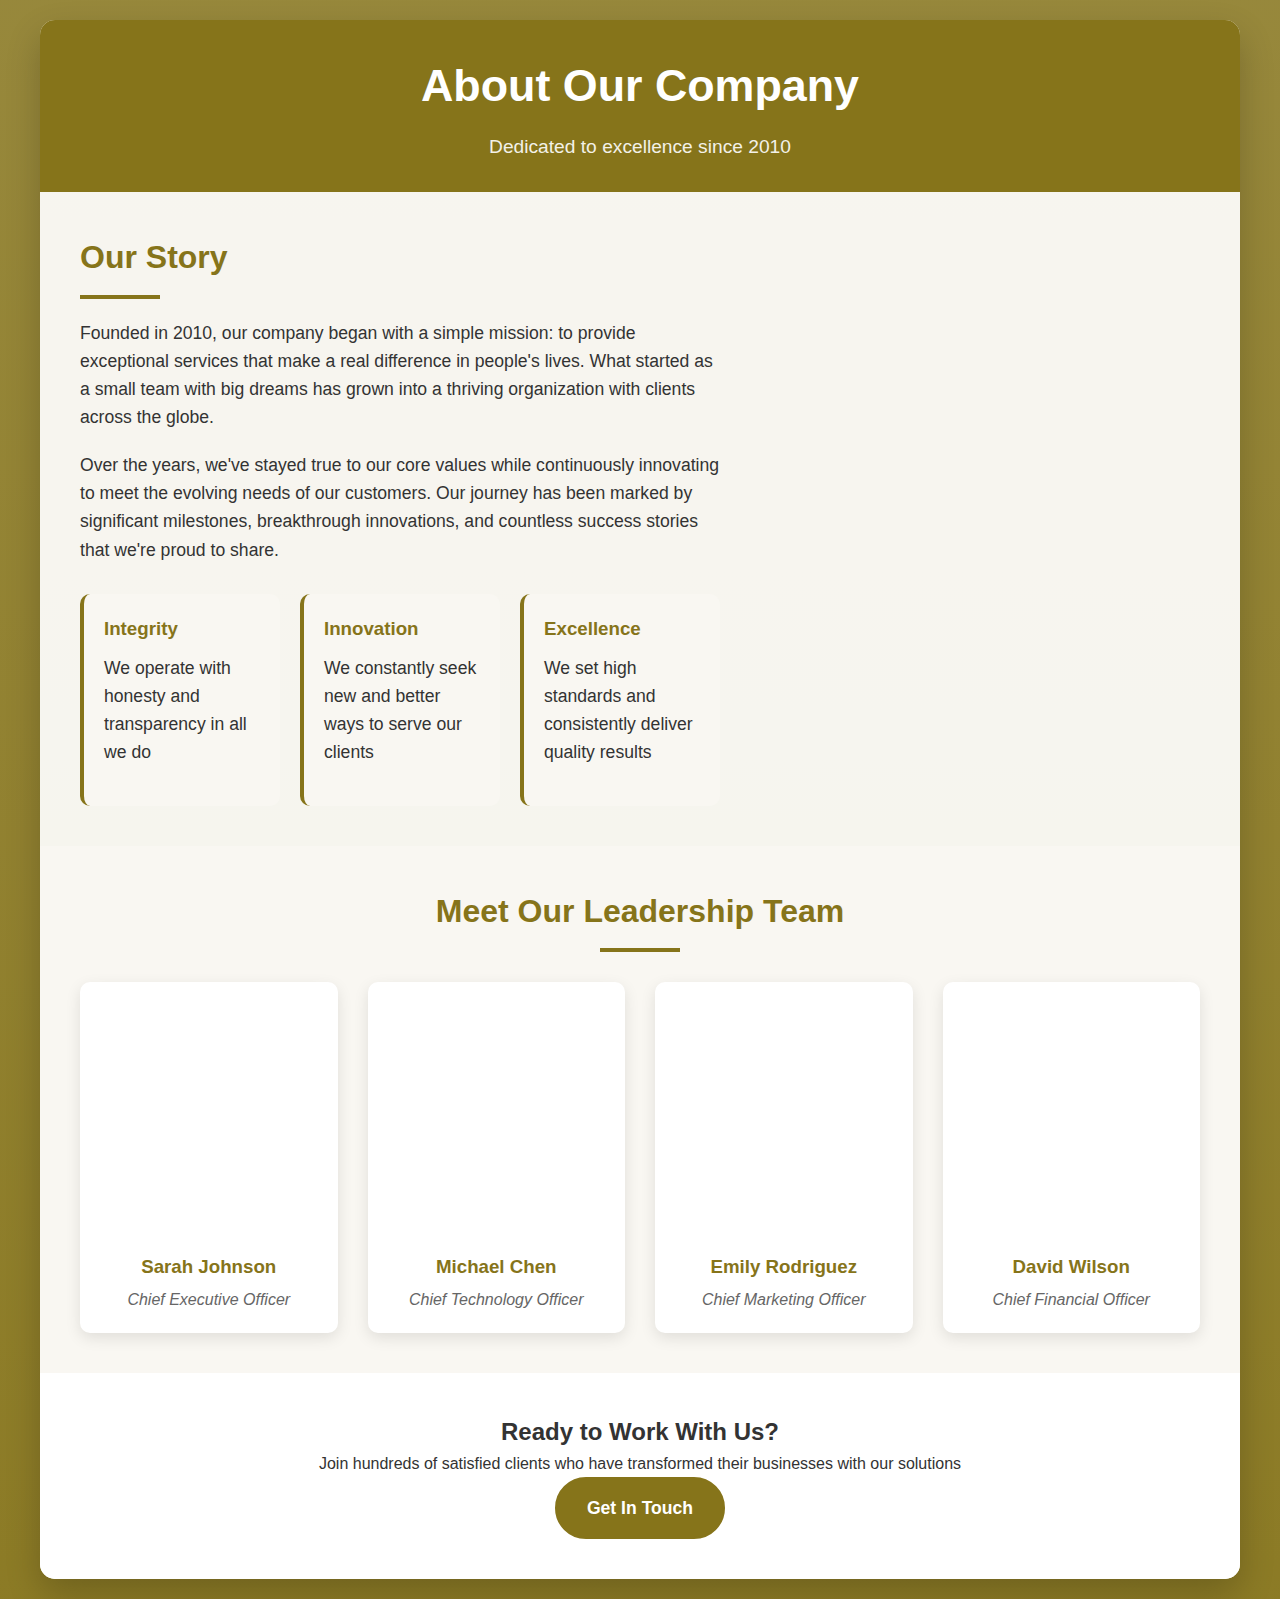
<file: about.html>
<!DOCTYPE html>
<html lang="en">
<head>
    <meta charset="UTF-8">
    <meta name="viewport" content="width=device-width, initial-scale=1.0">
    <title>About Us - Your Company</title>
    <style>
        * {
            margin: 0;
            padding: 0;
            box-sizing: border-box;
            font-family: 'Segoe UI', Tahoma, Geneva, Verdana, sans-serif;
        }

        body {
            background-color: #f8f9fa;
            color: #333;
            line-height: 1.6;
        }

        #about {
            width: 100%;
            min-height: 100vh;
            background: linear-gradient(rgba(134, 116, 26, 0.85), rgba(134, 116, 26, 0.95)), 
                        url('https://picsum.photos/seed/aboutus/1920/1080.jpg');
            background-position: center;
            background-repeat: no-repeat;
            background-size: cover;
            display: flex;
            justify-content: center;
            align-items: center;
            padding: 20px;
        }

        .about-container {
            max-width: 1200px;
            width: 100%;
            background-color: rgba(255, 255, 255, 0.92);
            border-radius: 15px;
            box-shadow: 0 15px 35px rgba(0, 0, 0, 0.2);
            overflow: hidden;
            display: flex;
            flex-direction: column;
        }

        .about-header {
            background-color: #86741a;
            color: white;
            padding: 30px;
            text-align: center;
        }

        .about-header h1 {
            font-size: 2.8rem;
            margin-bottom: 10px;
            font-weight: 700;
        }

        .about-header p {
            font-size: 1.2rem;
            opacity: 0.9;
        }

        .about-content {
            display: flex;
            flex-wrap: wrap;
        }

        .about-text {
            flex: 1 1 60%;
            padding: 40px;
        }

        .about-text h2 {
            color: #86741a;
            font-size: 2rem;
            margin-bottom: 20px;
            position: relative;
            padding-bottom: 15px;
        }

        .about-text h2:after {
            content: '';
            position: absolute;
            bottom: 0;
            left: 0;
            width: 80px;
            height: 4px;
            background-color: #86741a;
        }

        .about-text p {
            margin-bottom: 20px;
            font-size: 1.1rem;
        }

        .about-values {
            margin-top: 30px;
            display: grid;
            grid-template-columns: repeat(auto-fit, minmax(200px, 1fr));
            gap: 20px;
        }

        .value-item {
            background-color: #f9f7f2;
            padding: 20px;
            border-radius: 10px;
            border-left: 4px solid #86741a;
        }

        .value-item h3 {
            color: #86741a;
            margin-bottom: 10px;
        }

        .about-image {
            flex: 1 1 40%;
            background: url('https://picsum.photos/seed/team/800/1000.jpg');
            background-position: center;
            background-size: cover;
            min-height: 400px;
        }

        .team-section {
            padding: 40px;
            background-color: #f9f7f2;
        }

        .team-section h2 {
            color: #86741a;
            font-size: 2rem;
            margin-bottom: 30px;
            text-align: center;
            position: relative;
            padding-bottom: 15px;
        }

        .team-section h2:after {
            content: '';
            position: absolute;
            bottom: 0;
            left: 50%;
            transform: translateX(-50%);
            width: 80px;
            height: 4px;
            background-color: #86741a;
        }

        .team-members {
            display: grid;
            grid-template-columns: repeat(auto-fill, minmax(250px, 1fr));
            gap: 30px;
        }

        .team-member {
            background-color: white;
            border-radius: 10px;
            overflow: hidden;
            box-shadow: 0 5px 15px rgba(0, 0, 0, 0.1);
            transition: transform 0.3s ease;
        }

        .team-member:hover {
            transform: translateY(-10px);
        }

        .member-photo {
            height: 250px;
            background-size: cover;
            background-position: center;
        }

        .member-info {
            padding: 20px;
            text-align: center;
        }

        .member-info h3 {
            color: #86741a;
            margin-bottom: 5px;
        }

        .member-info p {
            color: #666;
            font-style: italic;
        }

        .cta-section {
            padding: 40px;
            text-align: center;
            background-color: white;
        }

        .cta-button {
            display: inline-block;
            background-color: #86741a;
            color: white;
            padding: 15px 30px;
            border-radius: 50px;
            text-decoration: none;
            font-weight: 600;
            font-size: 1.1rem;
            transition: all 0.3s ease;
            border: 2px solid #86741a;
        }

        .cta-button:hover {
            background-color: transparent;
            color: #86741a;
        }

        /* Responsive Design */
        @media (max-width: 992px) {
            .about-content {
                flex-direction: column;
            }
            
            .about-image {
                min-height: 300px;
            }
            
            .about-header h1 {
                font-size: 2.4rem;
            }
        }

        @media (max-width: 768px) {
            .about-text, .team-section, .cta-section {
                padding: 25px;
            }
            
            .about-header {
                padding: 20px;
            }
            
            .about-header h1 {
                font-size: 2rem;
            }
            
            .about-text h2, .team-section h2 {
                font-size: 1.8rem;
            }
            
            .about-text p {
                font-size: 1rem;
            }
            
            .team-members {
                grid-template-columns: repeat(auto-fill, minmax(200px, 1fr));
                gap: 20px;
            }
        }

        @media (max-width: 576px) {
            .about-text, .team-section, .cta-section {
                padding: 20px;
            }
            
            .about-header h1 {
                font-size: 1.8rem;
            }
            
            .about-header p {
                font-size: 1rem;
            }
            
            .about-text h2, .team-section h2 {
                font-size: 1.6rem;
            }
            
            .about-values {
                grid-template-columns: 1fr;
            }
            
            .team-members {
                grid-template-columns: 1fr;
            }
            
            .member-photo {
                height: 200px;
            }
        }
    </style>
</head>
<body>
    <section id="about">
        <div class="about-container">
            <div class="about-header">
                <h1>About Our Company</h1>
                <p>Dedicated to excellence since 2010</p>
            </div>
            
            <div class="about-content">
                <div class="about-text">
                    <h2>Our Story</h2>
                    <p>Founded in 2010, our company began with a simple mission: to provide exceptional services that make a real difference in people's lives. What started as a small team with big dreams has grown into a thriving organization with clients across the globe.</p>
                    
                    <p>Over the years, we've stayed true to our core values while continuously innovating to meet the evolving needs of our customers. Our journey has been marked by significant milestones, breakthrough innovations, and countless success stories that we're proud to share.</p>
                    
                    <div class="about-values">
                        <div class="value-item">
                            <h3>Integrity</h3>
                            <p>We operate with honesty and transparency in all we do</p>
                        </div>
                        <div class="value-item">
                            <h3>Innovation</h3>
                            <p>We constantly seek new and better ways to serve our clients</p>
                        </div>
                        <div class="value-item">
                            <h3>Excellence</h3>
                            <p>We set high standards and consistently deliver quality results</p>
                        </div>
                    </div>
                </div>
                
                <div class="about-image"></div>
            </div>
            
            <div class="team-section">
                <h2>Meet Our Leadership Team</h2>
                <div class="team-members">
                    <div class="team-member">
                        <div class="member-photo" style="background-image: url('https://picsum.photos/seed/person1/400/400.jpg')"></div>
                        <div class="member-info">
                            <h3>Sarah Johnson</h3>
                            <p>Chief Executive Officer</p>
                        </div>
                    </div>
                    <div class="team-member">
                        <div class="member-photo" style="background-image: url('https://picsum.photos/seed/person2/400/400.jpg')"></div>
                        <div class="member-info">
                            <h3>Michael Chen</h3>
                            <p>Chief Technology Officer</p>
                        </div>
                    </div>
                    <div class="team-member">
                        <div class="member-photo" style="background-image: url('https://picsum.photos/seed/person3/400/400.jpg')"></div>
                        <div class="member-info">
                            <h3>Emily Rodriguez</h3>
                            <p>Chief Marketing Officer</p>
                        </div>
                    </div>
                    <div class="team-member">
                        <div class="member-photo" style="background-image: url('https://picsum.photos/seed/person4/400/400.jpg')"></div>
                        <div class="member-info">
                            <h3>David Wilson</h3>
                            <p>Chief Financial Officer</p>
                        </div>
                    </div>
                </div>
            </div>
            
            <div class="cta-section">
                <h2>Ready to Work With Us?</h2>
                <p>Join hundreds of satisfied clients who have transformed their businesses with our solutions</p>
                <a href="#" class="cta-button">Get In Touch</a>
            </div>
        </div>
    </section>
</body>
</html>
</file>
